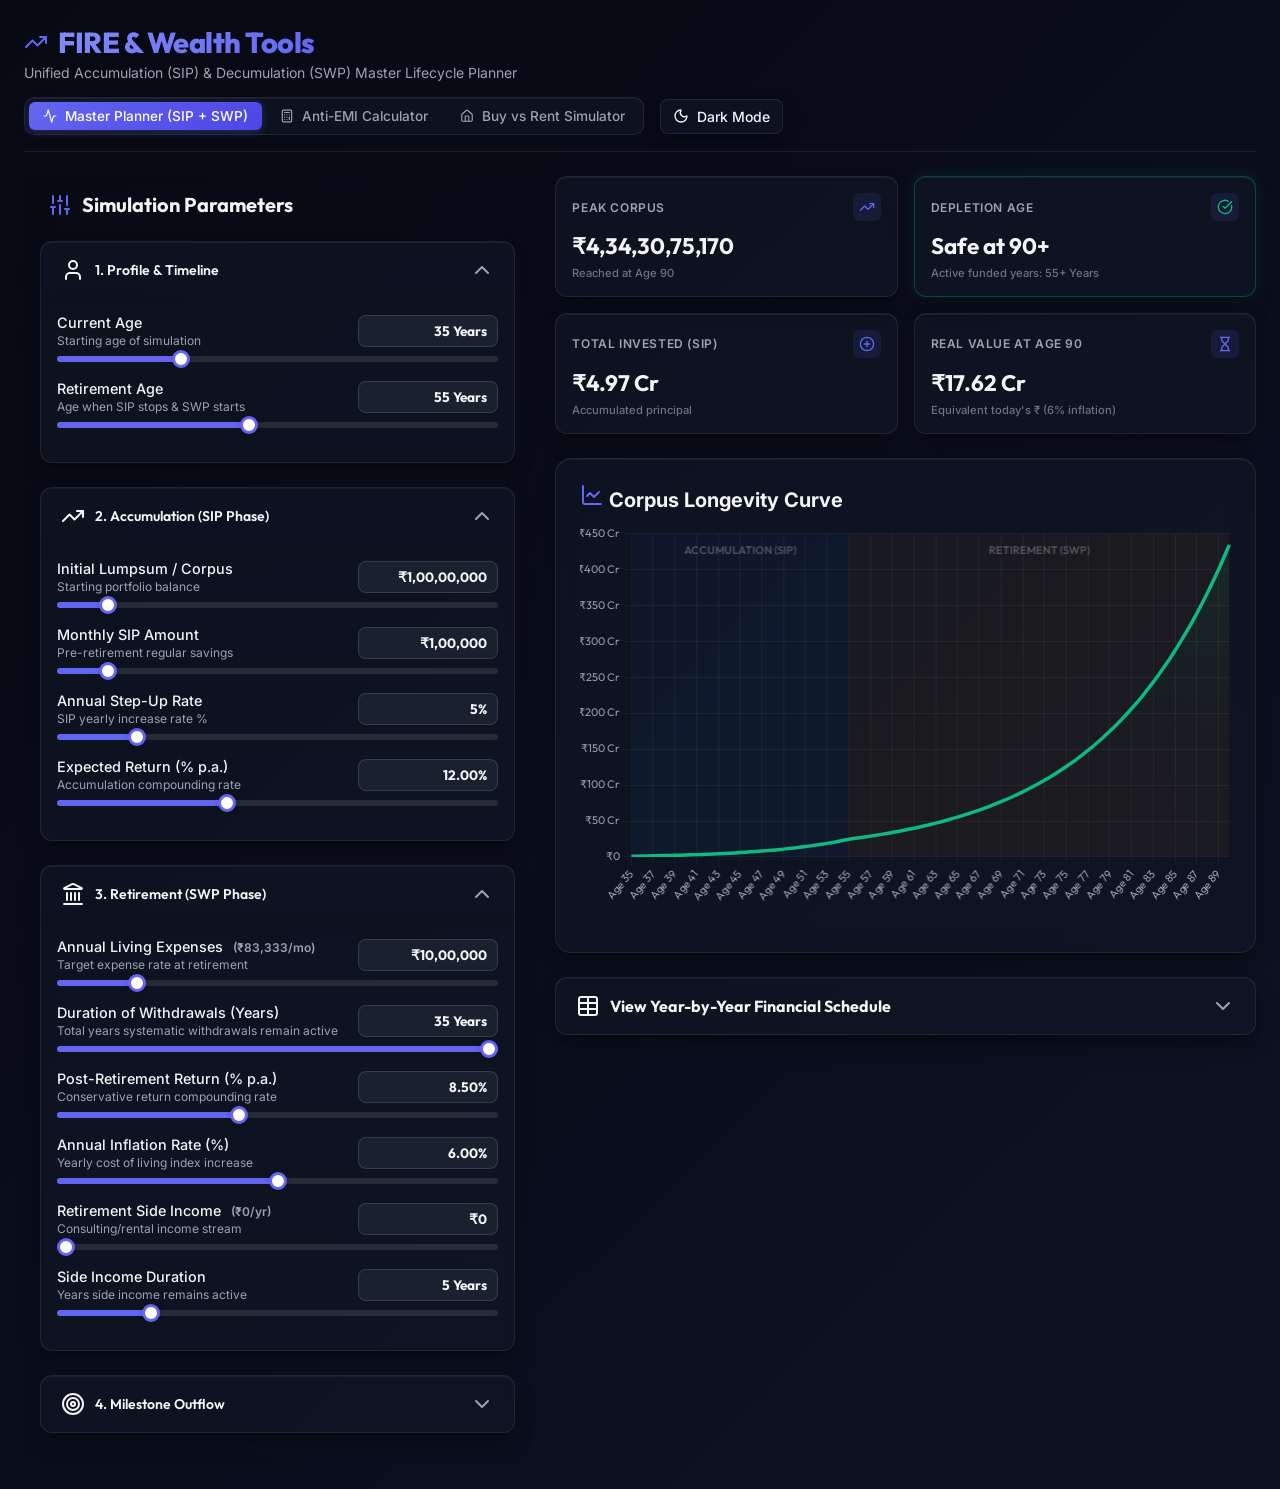
<file: index.html>
<!DOCTYPE html>
<html lang="en" data-theme="dark">
<head>
  <meta charset="UTF-8">
  <meta name="viewport" content="width=device-width, initial-scale=1.0">
  <title>FIRE Unified Life-Cycle Planner</title>
  
  <!-- Fonts -->
  <link rel="preconnect" href="https://fonts.googleapis.com">
  <link rel="preconnect" href="https://fonts.gstatic.com" crossorigin>
  <link href="https://fonts.googleapis.com/css2?family=Inter:wght@300;400;500;600;700&family=Outfit:wght@400;500;600;700;800&display=swap" rel="stylesheet">
  
  <!-- CSS Stylesheet -->
  <link rel="stylesheet" href="css/styles.css">
  
  <!-- Local Dependency Libraries -->
  <script src="js/jquery.min.js"></script>
  <script src="js/lucide.min.js"></script>
  <script src="js/chart.min.js"></script>
</head>
<body>
  
  <div class="container">
    
    <!-- Top Navigation Header -->
    <header>
      <div class="logo-container">
        <div class="brand-wrapper">
          <i data-lucide="trending-up"></i>
          <h1>FIRE & Wealth Tools</h1>
        </div>
        <p>Unified Accumulation (SIP) & Decumulation (SWP) Master Lifecycle Planner</p>
      </div>
      
      <div class="header-actions">
        <nav class="nav-links">
          <a href="index.html" class="nav-link active">
            <i data-lucide="activity"></i> Master Planner (SIP + SWP)
          </a>
          <a href="anti-emi.html" class="nav-link">
            <i data-lucide="calculator"></i> Anti-EMI Calculator
          </a>
          <a href="buy-vs-rent.html" class="nav-link">
            <i data-lucide="home"></i> Buy vs Rent Simulator
          </a>
        </nav>
        
        <button class="theme-toggle-btn" id="theme-toggle" aria-label="Toggle dark/light theme">
          <i data-lucide="sun" id="theme-icon-light" style="display: none;"></i>
          <i data-lucide="moon" id="theme-icon-dark"></i>
          <span id="theme-text">Dark Mode</span>
        </button>
      </div>
    </header>

    <div class="dashboard-grid">
      
      <!-- Left Panel: Slider Controls -->
      <section class="panel-card" style="padding: 16px; background: transparent; border: none; box-shadow: none;">
        <h2 class="panel-title" style="margin-bottom: 16px; padding-left: 8px;">
          <i data-lucide="sliders"></i> Simulation Parameters
        </h2>
        
        <form id="calc-form" onsubmit="return false;">
          
          <!-- Section 1: Profile & Timeline Accordion -->
          <div class="accordion-section" style="margin-bottom: 16px;">
            <div class="accordion-header open" data-section="profile">
              <h3 class="accordion-title" style="margin: 0; font-size: 14px; font-weight: 600;">
                <i data-lucide="user"></i> 1. Profile & Timeline
              </h3>
              <i data-lucide="chevron-down" class="accordion-icon"></i>
            </div>
            <div class="accordion-body" style="padding: 16px; display: block;">
              
              <!-- Current Age -->
              <div class="input-group">
                <div class="input-label-container">
                  <div>
                    <label for="startAge-slider" class="input-label">Current Age</label>
                    <div class="input-label-subtitle">Starting age of simulation</div>
                  </div>
                  <div class="input-badge-container">
                    <input type="text" class="text-input" id="startAge-input" data-id="startAge">
                  </div>
                </div>
                <div class="slider-container">
                  <input type="range" id="startAge-slider" data-id="startAge" min="20" max="75" step="1" value="35">
                </div>
              </div>

              <!-- Retirement Age -->
              <div class="input-group" style="margin-top: 16px;">
                <div class="input-label-container">
                  <div>
                    <label for="retirementAge-slider" class="input-label">Retirement Age</label>
                    <div class="input-label-subtitle">Age when SIP stops & SWP starts</div>
                  </div>
                  <div class="input-badge-container">
                    <input type="text" class="text-input" id="retirementAge-input" data-id="retirementAge">
                  </div>
                </div>
                <div class="slider-container">
                  <input type="range" id="retirementAge-slider" data-id="retirementAge" min="21" max="80" step="1" value="55">
                </div>
              </div>
            </div>
          </div>

          <!-- Section 2: Accumulation (SIP) Accordion -->
          <div class="accordion-section" style="margin-bottom: 16px;">
            <div class="accordion-header open" data-section="accumulation">
              <h3 class="accordion-title" style="margin: 0; font-size: 14px; font-weight: 600;">
                <i data-lucide="trending-up"></i> 2. Accumulation (SIP Phase)
              </h3>
              <i data-lucide="chevron-down" class="accordion-icon"></i>
            </div>
            <div class="accordion-body" style="padding: 16px; display: block;">
              
              <!-- Initial Corpus / Lumpsum -->
              <div class="input-group">
                <div class="input-label-container">
                  <div>
                    <label for="initialCorpus-slider" class="input-label">Initial Lumpsum / Corpus</label>
                    <div class="input-label-subtitle">Starting portfolio balance</div>
                  </div>
                  <div class="input-badge-container">
                    <input type="text" class="text-input" id="initialCorpus-input" data-id="initialCorpus">
                  </div>
                </div>
                <div class="slider-container">
                  <input type="range" id="initialCorpus-slider" data-id="initialCorpus" min="0" max="100000000" step="100000" value="10000000">
                </div>
              </div>

              <!-- Monthly SIP -->
              <div class="input-group" style="margin-top: 16px;">
                <div class="input-label-container">
                  <div>
                    <label for="monthlySip-slider" class="input-label">Monthly SIP Amount</label>
                    <div class="input-label-subtitle">Pre-retirement regular savings</div>
                  </div>
                  <div class="input-badge-container">
                    <input type="text" class="text-input" id="monthlySip-input" data-id="monthlySip">
                  </div>
                </div>
                <div class="slider-container">
                  <input type="range" id="monthlySip-slider" data-id="monthlySip" min="0" max="1000000" step="1000" value="100000">
                </div>
              </div>

              <!-- Annual Step-Up Rate -->
              <div class="input-group" style="margin-top: 16px;">
                <div class="input-label-container">
                  <div>
                    <label for="stepUpRate-slider" class="input-label">Annual Step-Up Rate</label>
                    <div class="input-label-subtitle">SIP yearly increase rate %</div>
                  </div>
                  <div class="input-badge-container">
                    <input type="text" class="text-input" id="stepUpRate-input" data-id="stepUpRate">
                  </div>
                </div>
                <div class="slider-container">
                  <input type="range" id="stepUpRate-slider" data-id="stepUpRate" min="0" max="30" step="1" value="5">
                </div>
              </div>

              <!-- Pre-Retirement Return -->
              <div class="input-group" style="margin-top: 16px;">
                <div class="input-label-container">
                  <div>
                    <label for="expectedReturn-slider" class="input-label">Expected Return (% p.a.)</label>
                    <div class="input-label-subtitle">Accumulation compounding rate</div>
                  </div>
                  <div class="input-badge-container">
                    <input type="text" class="text-input" id="expectedReturn-input" data-id="expectedReturn">
                  </div>
                </div>
                <div class="slider-container">
                  <input type="range" id="expectedReturn-slider" data-id="expectedReturn" min="4.0" max="25.0" step="0.25" value="12.0">
                </div>
              </div>
            </div>
          </div>

          <!-- Section 3: Retirement (SWP) Accordion -->
          <div class="accordion-section" style="margin-bottom: 16px;">
            <div class="accordion-header open" data-section="retirement">
              <h3 class="accordion-title" style="margin: 0; font-size: 14px; font-weight: 600;">
                <i data-lucide="landmark"></i> 3. Retirement (SWP Phase)
              </h3>
              <i data-lucide="chevron-down" class="accordion-icon"></i>
            </div>
            <div class="accordion-body" style="padding: 16px; display: block;">
              
              <!-- Annual Expenses -->
              <div class="input-group">
                <div class="input-label-container">
                  <div>
                    <label for="annualExpenses-slider" class="input-label">
                      Annual Living Expenses
                      <span id="annualExpenses-monthly" class="input-label-subtitle" style="font-weight: 600; margin-left: 4px;"></span>
                    </label>
                    <div class="input-label-subtitle">Target expense rate at retirement</div>
                  </div>
                  <div class="input-badge-container">
                    <input type="text" class="text-input" id="annualExpenses-input" data-id="annualExpenses">
                  </div>
                </div>
                <div class="slider-container">
                  <input type="range" id="annualExpenses-slider" data-id="annualExpenses" min="200000" max="5000000" step="25000" value="1000000">
                </div>
              </div>

              <!-- SWP Duration -->
              <div class="input-group" style="margin-top: 16px;">
                <div class="input-label-container">
                  <div>
                    <label for="swpDuration-slider" class="input-label">Duration of Withdrawals (Years)</label>
                    <div class="input-label-subtitle">Total years systematic withdrawals remain active</div>
                  </div>
                  <div class="input-badge-container">
                    <input type="text" class="text-input" id="swpDuration-input" data-id="swpDuration">
                  </div>
                </div>
                <div class="slider-container">
                  <input type="range" id="swpDuration-slider" data-id="swpDuration" min="1" max="70" step="1" value="35">
                </div>
              </div>

              <!-- Post-Retirement Return -->
              <div class="input-group" style="margin-top: 16px;">
                <div class="input-label-container">
                  <div>
                    <label for="postExpectedReturn-slider" class="input-label">Post-Retirement Return (% p.a.)</label>
                    <div class="input-label-subtitle">Conservative return compounding rate</div>
                  </div>
                  <div class="input-badge-container">
                    <input type="text" class="text-input" id="postExpectedReturn-input" data-id="postExpectedReturn">
                  </div>
                </div>
                <div class="slider-container">
                  <input type="range" id="postExpectedReturn-slider" data-id="postExpectedReturn" min="4.0" max="15.0" step="0.25" value="8.5">
                </div>
              </div>

              <!-- Inflation Rate -->
              <div class="input-group" style="margin-top: 16px;">
                <div class="input-label-container">
                  <div>
                    <label for="inflationRate-slider" class="input-label">Annual Inflation Rate (%)</label>
                    <div class="input-label-subtitle">Yearly cost of living index increase</div>
                  </div>
                  <div class="input-badge-container">
                    <input type="text" class="text-input" id="inflationRate-input" data-id="inflationRate">
                  </div>
                </div>
                <div class="slider-container">
                  <input type="range" id="inflationRate-slider" data-id="inflationRate" min="0.0" max="12.0" step="0.25" value="6.0">
                </div>
              </div>

              <!-- Side Income -->
              <div class="input-group" style="margin-top: 16px;">
                <div class="input-label-container">
                  <div>
                    <label for="sideIncome-slider" class="input-label">
                      Retirement Side Income
                      <span id="sideIncome-annual" class="input-label-subtitle" style="font-weight: 600; margin-left: 4px;"></span>
                    </label>
                    <div class="input-label-subtitle">Consulting/rental income stream</div>
                  </div>
                  <div class="input-badge-container">
                    <input type="text" class="text-input" id="sideIncome-input" data-id="sideIncome">
                  </div>
                </div>
                <div class="slider-container">
                  <input type="range" id="sideIncome-slider" data-id="sideIncome" min="0" max="500000" step="5000" value="0">
                </div>
              </div>

              <!-- Side Income Duration -->
              <div class="input-group" style="margin-top: 16px;">
                <div class="input-label-container">
                  <div>
                    <label for="sideIncomeDuration-slider" class="input-label">Side Income Duration</label>
                    <div class="input-label-subtitle">Years side income remains active</div>
                  </div>
                  <div class="input-badge-container">
                    <input type="text" class="text-input" id="sideIncomeDuration-input" data-id="sideIncomeDuration">
                  </div>
                </div>
                <div class="slider-container">
                  <input type="range" id="sideIncomeDuration-slider" data-id="sideIncomeDuration" min="0" max="25" step="1" value="5">
                </div>
              </div>
            </div>
          </div>

          <!-- Section 4: Milestones Accordion -->
          <div class="accordion-section" style="margin-bottom: 16px;">
            <div class="accordion-header" data-section="milestone">
              <h3 class="accordion-title" style="margin: 0; font-size: 14px; font-weight: 600;">
                <i data-lucide="target"></i> 4. Milestone Outflow
              </h3>
              <i data-lucide="chevron-down" class="accordion-icon"></i>
            </div>
            <div class="accordion-body" style="padding: 16px; display: none;">
              
              <!-- Milestone Amount -->
              <div class="input-group">
                <div class="input-label-container">
                  <div>
                    <label for="milestoneAmount-slider" class="input-label">Milestone Outflow (₹)</label>
                    <div class="input-label-subtitle">One-time lump sum withdrawal</div>
                  </div>
                  <div class="input-badge-container">
                    <input type="text" class="text-input" id="milestoneAmount-input" data-id="milestoneAmount">
                  </div>
                </div>
                <div class="slider-container">
                  <input type="range" id="milestoneAmount-slider" data-id="milestoneAmount" min="0" max="50000000" step="100000" value="0">
                </div>
              </div>

              <!-- Milestone Age -->
              <div class="input-group" style="margin-top: 16px;">
                <div class="input-label-container">
                  <div>
                    <label for="milestoneAge-slider" class="input-label">Milestone Trigger Age</label>
                    <div class="input-label-subtitle">Age when milestone outflow triggers</div>
                  </div>
                  <div class="input-badge-container">
                    <input type="text" class="text-input" id="milestoneAge-input" data-id="milestoneAge">
                  </div>
                </div>
                <div class="slider-container">
                  <input type="range" id="milestoneAge-slider" data-id="milestoneAge" min="21" max="90" step="1" value="45">
                </div>
              </div>
            </div>
          </div>

        </form>
      </section>

      <!-- Right Panel: Key Metrics, Chart, and Table -->
      <main class="dashboard-right">
        
        <!-- Key Metric Cards Grid -->
        <div class="metrics-grid">
          
          <!-- Card 1: Peak Retirement Corpus -->
          <div class="metric-card" id="metric-peak">
            <div class="metric-header">
              <span class="metric-title">Peak Corpus</span>
              <div class="metric-icon-wrapper">
                <i data-lucide="trending-up"></i>
              </div>
            </div>
            <div>
              <div class="metric-value" id="val-peak">--</div>
              <div class="metric-subtitle" id="sub-peak">Reached at Age --</div>
            </div>
          </div>
 
          <!-- Card 2: Depletion Age -->
          <div class="metric-card" id="metric-depletion">
            <div class="metric-header">
              <span class="metric-title">Depletion Age</span>
              <div class="metric-icon-wrapper">
                <i data-lucide="alert-circle" id="icon-depletion"></i>
              </div>
            </div>
            <div>
              <div class="metric-value" id="val-depletion">--</div>
              <div class="metric-subtitle" id="sub-depletion">Active funded years: --</div>
            </div>
          </div>

          <!-- Card 3: Total Invested -->
          <div class="metric-card" id="metric-total-invested">
            <div class="metric-header">
              <span class="metric-title">Total Invested (SIP)</span>
              <div class="metric-icon-wrapper">
                <i data-lucide="plus-circle"></i>
              </div>
            </div>
            <div>
              <div class="metric-value" id="val-totalInvested">--</div>
              <div class="metric-subtitle" id="sub-totalInvested">Accumulated principal</div>
            </div>
          </div>

          <!-- Card 4: Real Value at Age 90 -->
          <div class="metric-card" id="metric-real-corpus">
            <div class="metric-header">
              <span class="metric-title">Real Value at Age 90</span>
              <div class="metric-icon-wrapper">
                <i data-lucide="hourglass"></i>
              </div>
            </div>
            <div>
              <div class="metric-value" id="val-realCorpus">--</div>
              <div class="metric-subtitle" id="sub-realCorpus">Equivalent today's ₹</div>
            </div>
          </div>

        </div>

        <!-- Line Chart Panel -->
        <section class="panel-card" style="margin-bottom: 24px;">
          <h2 class="panel-title" style="margin-bottom: 12px; justify-content: space-between;">
            <span><i data-lucide="line-chart"></i> Corpus Longevity Curve</span>
            <span class="milestone-badge" id="chart-milestone-indicator" style="display:none;">Milestone Active</span>
          </h2>
          <div class="chart-container">
            <canvas id="longevity-chart"></canvas>
          </div>
        </section>

        <!-- Accordion Table -->
        <section class="accordion-section">
          <div class="accordion-header" id="table-toggle">
            <h2 class="accordion-title">
              <i data-lucide="table"></i> View Year-by-Year Financial Schedule
            </h2>
            <i data-lucide="chevron-down" class="accordion-icon"></i>
          </div>
          
          <div class="accordion-body" id="table-body">
            <div class="table-responsive">
              <table class="financial-table">
                <thead>
                  <tr>
                    <th class="text-center">Age (Year)</th>
                    <th class="text-center">Phase</th>
                    <th class="num-col">Monthly SIP</th>
                    <th class="num-col">Annual SWP Outflow</th>
                    <th class="num-col">Returns Earned</th>
                    <th class="num-col">Ending Balance</th>
                    <th class="num-col">Real Value (Today's ₹)</th>
                  </tr>
                </thead>
                <tbody id="financial-rows">
                  <!-- JS generated rows go here -->
                </tbody>
              </table>
            </div>
          </div>
        </section>

      </main>

    </div>
  </div>

  <!-- Core Application Logic -->
  <script src="js/app.js"></script>
</body>
</html>
</file>
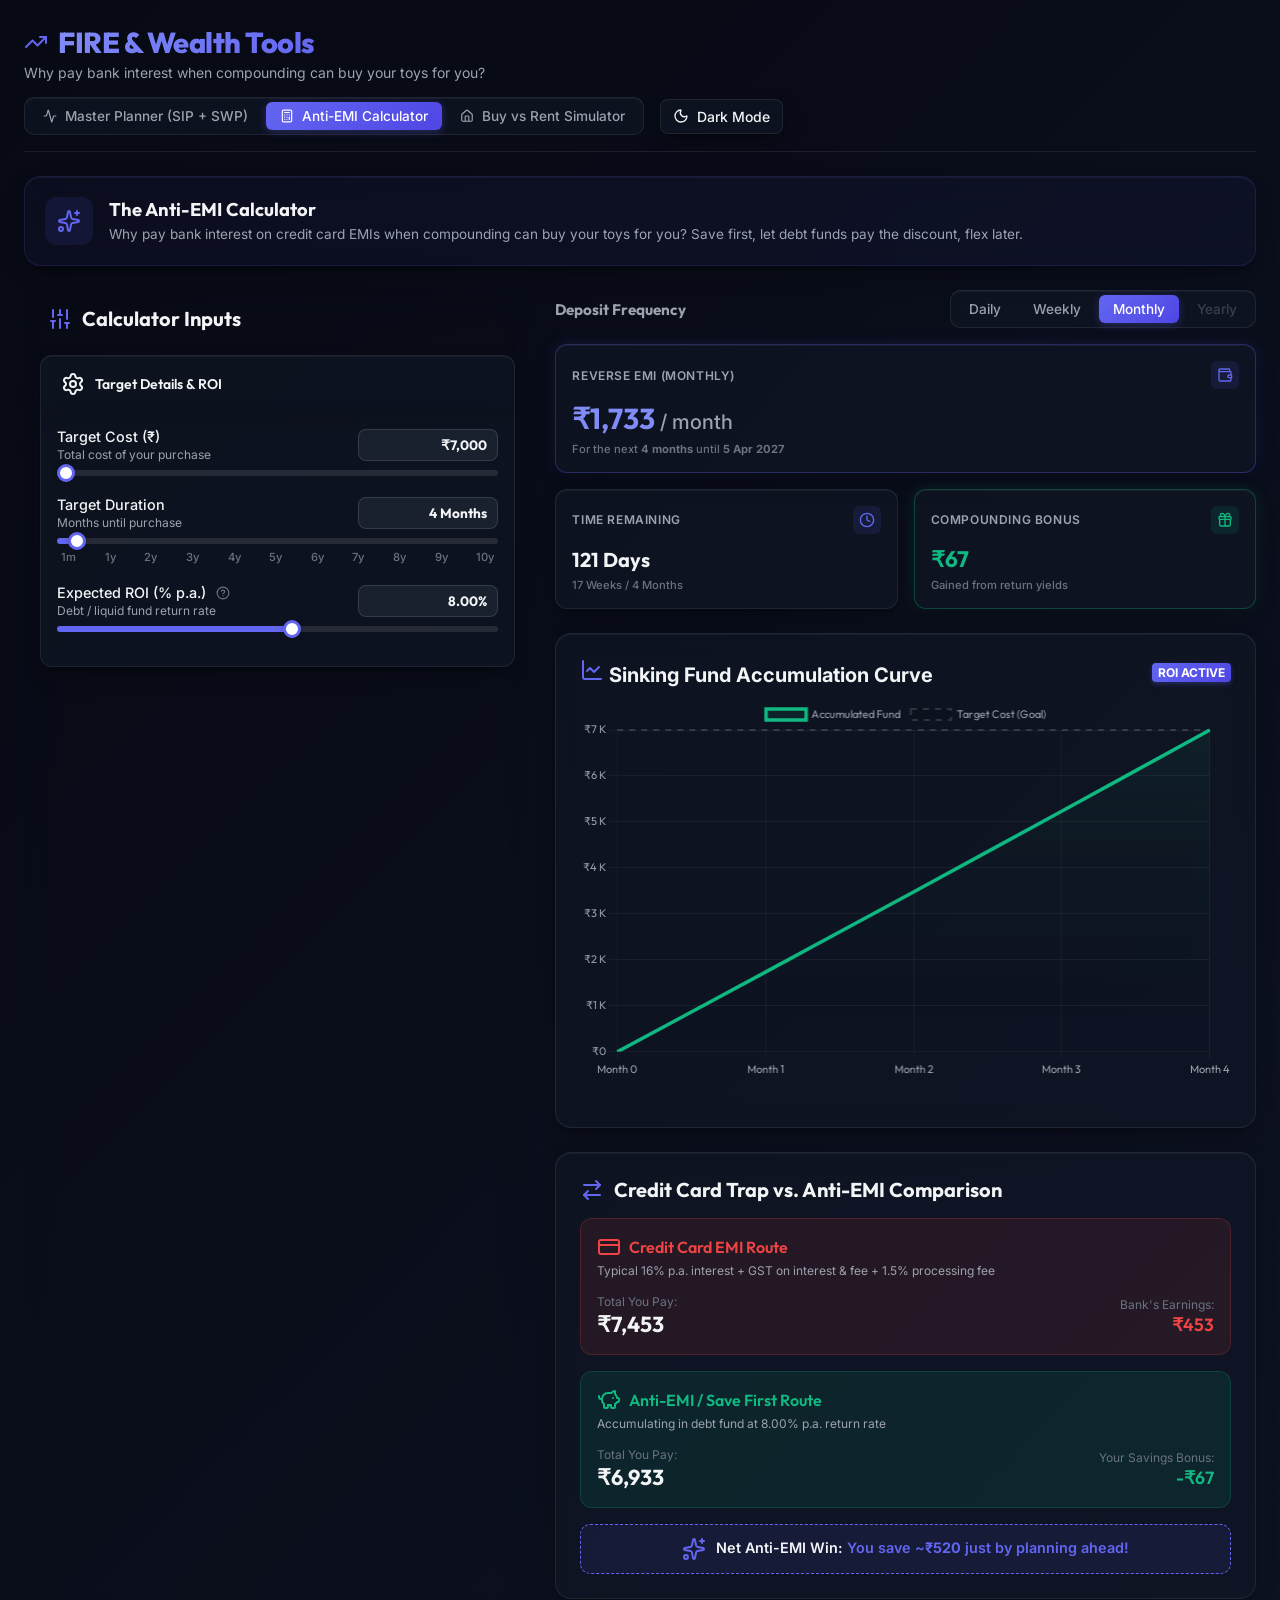
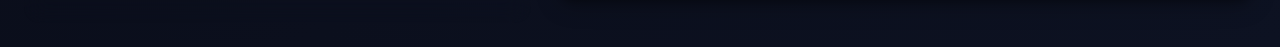
<file: anti-emi.html>
<!DOCTYPE html>
<html lang="en" data-theme="dark">
<head>
  <meta charset="UTF-8">
  <meta name="viewport" content="width=device-width, initial-scale=1.0">
  <title>The Anti-EMI / Reverse EMI Calculator</title>
  
  <!-- Fonts -->
  <link rel="preconnect" href="https://fonts.googleapis.com">
  <link rel="preconnect" href="https://fonts.gstatic.com" crossorigin>
  <link href="https://fonts.googleapis.com/css2?family=Inter:wght@300;400;500;600;700&family=Outfit:wght@400;500;600;700;800&display=swap" rel="stylesheet">
  
  <!-- CSS Stylesheet -->
  <link rel="stylesheet" href="css/styles.css">
  
  <!-- Local Dependency Libraries -->
  <script src="js/jquery.min.js"></script>
  <script src="js/lucide.min.js"></script>
  <script src="js/chart.min.js"></script>
</head>
<body>
  
  <div class="container">
    
    <!-- Top Navigation Header -->
    <header>
      <div class="logo-container">
        <div class="brand-wrapper">
          <i data-lucide="trending-up"></i>
          <h1>FIRE & Wealth Tools</h1>
        </div>
        <p>Why pay bank interest when compounding can buy your toys for you?</p>
      </div>
      
      <div class="header-actions">
        <nav class="nav-links">
          <a href="index.html" class="nav-link">
            <i data-lucide="activity"></i> Master Planner (SIP + SWP)
          </a>
          <a href="anti-emi.html" class="nav-link active">
            <i data-lucide="calculator"></i> Anti-EMI Calculator
          </a>
          <a href="buy-vs-rent.html" class="nav-link">
            <i data-lucide="home"></i> Buy vs Rent Simulator
          </a>
        </nav>
        
        <button class="theme-toggle-btn" id="theme-toggle" aria-label="Toggle dark/light theme">
          <i data-lucide="sun" id="theme-icon-light" style="display: none;"></i>
          <i data-lucide="moon" id="theme-icon-dark"></i>
          <span id="theme-text">Dark Mode</span>
        </button>
      </div>
    </header>

    <!-- Hero Banner (Tagline) -->
    <section class="panel-card" style="margin-bottom: 24px; padding: 20px; background: rgba(99, 102, 241, 0.05); border-color: rgba(99, 102, 241, 0.15);">
      <div style="display: flex; align-items: center; gap: 16px;">
        <div style="background: rgba(99, 102, 241, 0.1); width: 48px; height: 48px; border-radius: 12px; display: flex; align-items: center; justify-content: center; color: var(--accent-color); flex-shrink: 0;">
          <i data-lucide="sparkles" style="width: 24px; height: 24px;"></i>
        </div>
        <div>
          <h2 style="font-family: 'Outfit', sans-serif; font-size: 1.15rem; font-weight: 700; margin: 0; color: var(--text-primary);">The Anti-EMI Calculator</h2>
          <p style="font-size: 0.85rem; color: var(--text-secondary); margin-top: 4px; line-height: 1.4;">
            Why pay bank interest on credit card EMIs when compounding can buy your toys for you? Save first, let debt funds pay the discount, flex later.
          </p>
        </div>
      </div>
    </section>

    <div class="dashboard-grid">
      
      <!-- Left Panel: Slider Controls (40% Width) -->
      <section class="panel-card" style="padding: 16px; background: transparent; border: none; box-shadow: none;">
        <h2 class="panel-title" style="margin-bottom: 16px; padding-left: 8px;">
          <i data-lucide="sliders"></i> Calculator Inputs
        </h2>
        
        <form id="calc-form" onsubmit="return false;">
          
          <div class="accordion-section" style="margin-bottom: 16px;">
            <div class="accordion-header open" data-section="inputs" style="cursor: default;">
              <h3 class="accordion-title" style="margin: 0; font-size: 14px; font-weight: 600;">
                <i data-lucide="settings"></i> Target Details & ROI
              </h3>
            </div>
            
            <div class="accordion-body" style="padding: 16px; display: block;">
              
              <!-- Target Cost (₹) -->
              <div class="input-group">
                <div class="input-label-container">
                  <div>
                    <label for="targetCost-slider" class="input-label">Target Cost (₹)</label>
                    <div class="input-label-subtitle">Total cost of your purchase</div>
                  </div>
                  <div class="input-badge-container">
                    <input type="text" class="text-input" id="targetCost-input" data-id="targetCost">
                  </div>
                </div>
                <div class="slider-container">
                  <input type="range" id="targetCost-slider" data-id="targetCost" min="500" max="50000000" step="500" value="7000">
                </div>
              </div>

              <!-- Target Duration (Months) -->
              <div class="input-group" style="margin-top: 20px;">
                <div class="input-label-container">
                  <div>
                    <label for="targetDuration-slider" class="input-label">Target Duration</label>
                    <div class="input-label-subtitle">Months until purchase</div>
                  </div>
                  <div class="input-badge-container">
                    <input type="text" class="text-input" id="targetDuration-input" data-id="targetDuration">
                  </div>
                </div>
                <div class="slider-container" style="flex-direction: column; align-items: stretch; gap: 4px;">
                  <input type="range" id="targetDuration-slider" data-id="targetDuration" min="1" max="120" step="1" value="4">
                  <div style="display: flex; justify-content: space-between; font-size: 0.7rem; color: var(--text-muted); padding: 0 4px; font-weight: 500; font-family: 'Outfit', sans-serif; margin-top: 2px; user-select: none;">
                    <span>1m</span>
                    <span>1y</span>
                    <span>2y</span>
                    <span>3y</span>
                    <span>4y</span>
                    <span>5y</span>
                    <span>6y</span>
                    <span>7y</span>
                    <span>8y</span>
                    <span>9y</span>
                    <span>10y</span>
                  </div>
                </div>
              </div>

              <!-- Expected ROI (% p.a.) -->
              <div class="input-group" style="margin-top: 20px;">
                <div class="input-label-container">
                  <div>
                    <label for="expectedRoi-slider" class="input-label">
                      Expected ROI (% p.a.)
                      <span class="help-tooltip" title="Assuming parking in liquid, arbitrage, or short-term debt mutual funds" style="margin-left: 4px; vertical-align: middle;">
                        <i data-lucide="help-circle" style="width: 14px; height: 14px;"></i>
                      </span>
                    </label>
                    <div class="input-label-subtitle">Debt / liquid fund return rate</div>
                  </div>
                  <div class="input-badge-container">
                    <input type="text" class="text-input" id="expectedRoi-input" data-id="expectedRoi">
                  </div>
                </div>
                <div class="slider-container">
                  <input type="range" id="expectedRoi-slider" data-id="expectedRoi" min="0.00" max="15.00" step="0.25" value="8.00">
                </div>
              </div>
              
            </div>
          </div>

        </form>
      </section>

      <!-- Right Panel: Key Metrics, Chart, and Comparison (60% Width) -->
      <main class="dashboard-right">
        
        <!-- Frequency Toggle Tabs -->
        <div style="display: flex; justify-content: space-between; align-items: center; margin-bottom: 16px;">
          <span style="font-family: 'Outfit', sans-serif; font-size: 0.95rem; font-weight: 700; color: var(--text-secondary);">Deposit Frequency</span>
          <div class="nav-links" id="freq-tabs" style="display: flex; gap: 4px; padding: 4px; border-radius: 10px;">
            <button class="nav-link freq-tab" data-freq="daily" style="background: transparent; border: none; cursor: pointer; outline: none; font-family: inherit;">
              Daily
            </button>
            <button class="nav-link freq-tab" data-freq="weekly" style="background: transparent; border: none; cursor: pointer; outline: none; font-family: inherit;">
              Weekly
            </button>
            <button class="nav-link freq-tab active" data-freq="monthly" style="background: transparent; border: none; cursor: pointer; outline: none; font-family: inherit;">
              Monthly
            </button>
            <button class="nav-link freq-tab" data-freq="yearly" style="background: transparent; border: none; cursor: pointer; outline: none; font-family: inherit;">
              Yearly
            </button>
          </div>
        </div>

        <!-- Key Metric Cards Grid -->
        <div class="metrics-grid">
          
          <!-- Card 1: Deposit Hero Card -->
          <div class="metric-card" id="metric-deposit" style="grid-column: span 2; border-color: rgba(99, 102, 241, 0.3); box-shadow: var(--glass-reflection), var(--card-shadow), var(--card-glow-accent);">
            <div class="metric-header">
              <span class="metric-title" id="deposit-card-title">Reverse EMI Deposit</span>
              <div class="metric-icon-wrapper">
                <i data-lucide="wallet"></i>
              </div>
            </div>
            <div>
              <div class="metric-value" id="val-deposit" style="font-size: 1.8rem; color: var(--accent-light);">₹--</div>
              <div class="metric-subtitle" id="sub-deposit">For the next -- periods until --</div>
            </div>
          </div>
  
          <!-- Card 2: Time Remaining -->
          <div class="metric-card" id="metric-time">
            <div class="metric-header">
              <span class="metric-title">Time Remaining</span>
              <div class="metric-icon-wrapper">
                <i data-lucide="clock"></i>
              </div>
            </div>
            <div>
              <div class="metric-value" id="val-time" style="font-size: 1.25rem;">--</div>
              <div class="metric-subtitle" id="sub-time">Target timeline duration</div>
            </div>
          </div>

          <!-- Card 3: Free Compounding Bonus -->
          <div class="metric-card status-safe" id="metric-bonus">
            <div class="metric-header">
              <span class="metric-title">Compounding Bonus</span>
              <div class="metric-icon-wrapper" style="background: rgba(16, 185, 129, 0.1); color: var(--safe-color);">
                <i data-lucide="gift"></i>
              </div>
            </div>
            <div>
              <div class="metric-value text-safe" id="val-bonus">₹--</div>
              <div class="metric-subtitle" id="sub-bonus">Free returns earned</div>
            </div>
          </div>

        </div>

        <!-- Line Chart Panel -->
        <section class="panel-card" style="margin-bottom: 24px;">
          <h2 class="panel-title" style="margin-bottom: 12px; justify-content: space-between;">
            <span><i data-lucide="line-chart"></i> Sinking Fund Accumulation Curve</span>
            <span class="milestone-badge" id="chart-roi-indicator" style="font-size: 0.75rem;">ROI Active</span>
          </h2>
          <div class="chart-container">
            <canvas id="anti-emi-chart"></canvas>
          </div>
        </section>

        <!-- Credit Card Trap vs. Anti-EMI Comparison Box -->
        <div class="panel-card" style="margin-bottom: 24px;">
          <h2 class="panel-title" style="margin-bottom: 16px;">
            <i data-lucide="arrow-right-left"></i> Credit Card Trap vs. Anti-EMI Comparison
          </h2>
          
          <div style="display: grid; grid-template-columns: 1fr; gap: 16px;" id="comparison-row">
            <!-- Credit Card Option -->
            <div style="background: var(--danger-bg); border: 1px solid rgba(239, 68, 68, 0.2); padding: 16px; border-radius: 12px;">
              <h3 style="font-family: 'Outfit', sans-serif; font-size: 1rem; font-weight: 600; color: var(--danger-color); display: flex; align-items: center; gap: 8px; margin-bottom: 4px;">
                <i data-lucide="credit-card"></i> Credit Card EMI Route
              </h3>
              <p style="font-size: 0.75rem; color: var(--text-secondary); margin-bottom: 12px;">
                Typical 16% p.a. interest + GST on interest & fee + 1.5% processing fee
              </p>
              
              <div style="display: flex; justify-content: space-between; align-items: center;">
                <div>
                  <span style="font-size: 0.75rem; color: var(--text-muted);">Total You Pay:</span>
                  <div id="cc-total-paid" style="font-family: 'Outfit', sans-serif; font-size: 1.35rem; font-weight: 700; color: var(--text-primary);">₹0</div>
                </div>
                <div style="text-align: right;">
                  <span style="font-size: 0.75rem; color: var(--text-muted);">Bank's Earnings:</span>
                  <div id="cc-bank-earned" class="text-danger" style="font-family: 'Outfit', sans-serif; font-size: 1.1rem; font-weight: 600;">₹0</div>
                </div>
              </div>
            </div>

            <!-- Anti-EMI Option -->
            <div style="background: var(--safe-bg); border: 1px solid rgba(16, 185, 129, 0.2); padding: 16px; border-radius: 12px;">
              <h3 style="font-family: 'Outfit', sans-serif; font-size: 1rem; font-weight: 600; color: var(--safe-color); display: flex; align-items: center; gap: 8px; margin-bottom: 4px;">
                <i data-lucide="piggy-bank"></i> Anti-EMI / Save First Route
              </h3>
              <p style="font-size: 0.75rem; color: var(--text-secondary); margin-bottom: 12px;">
                Accumulating in debt fund at <span id="compounding-rate-label">8.0%</span> p.a. return rate
              </p>
              
              <div style="display: flex; justify-content: space-between; align-items: center;">
                <div>
                  <span style="font-size: 0.75rem; color: var(--text-muted);">Total You Pay:</span>
                  <div id="anti-total-paid" style="font-family: 'Outfit', sans-serif; font-size: 1.35rem; font-weight: 700; color: var(--text-primary);">₹0</div>
                </div>
                <div style="text-align: right;">
                  <span style="font-size: 0.75rem; color: var(--text-muted);">Your Savings Bonus:</span>
                  <div id="anti-saved-bonus" class="text-safe" style="font-family: 'Outfit', sans-serif; font-size: 1.1rem; font-weight: 600;">+₹0</div>
                </div>
              </div>
            </div>
          </div>

          <!-- Total Win Banner -->
          <div style="background: rgba(99, 102, 241, 0.1); border: 1px dashed var(--accent-color); border-radius: 10px; padding: 12px; margin-top: 16px; text-align: center; font-weight: 600; font-size: 0.9rem;" id="win-banner">
            <i data-lucide="sparkles" class="text-accent" style="vertical-align: middle; margin-right: 6px;"></i>
            Net Anti-EMI Win: <span id="val-win" class="text-accent">You save ~₹-- just by planning ahead!</span>
          </div>
        </div>

      </main>

    </div>
  </div>

  <!-- Custom styles extension for layout tweaks -->
  <style>
    @media (min-width: 640px) {
      #comparison-row {
        grid-template-columns: 1fr 1fr;
      }
    }
    .freq-tab {
      transition: all 0.2s ease;
    }
    .freq-tab:hover {
      background: rgba(255, 255, 255, 0.05) !important;
      color: var(--text-primary) !important;
    }
    .freq-tab.active {
      color: white !important;
      background: var(--accent-gradient) !important;
      box-shadow: 0 2px 8px rgba(99, 102, 241, 0.3) !important;
    }
    .freq-tab:disabled {
      opacity: 0.3 !important;
      cursor: not-allowed !important;
      pointer-events: none !important;
    }
  </style>

  <!-- Core Application Logic -->
  <script src="js/anti-emi.js"></script>
</body>
</html>
</file>
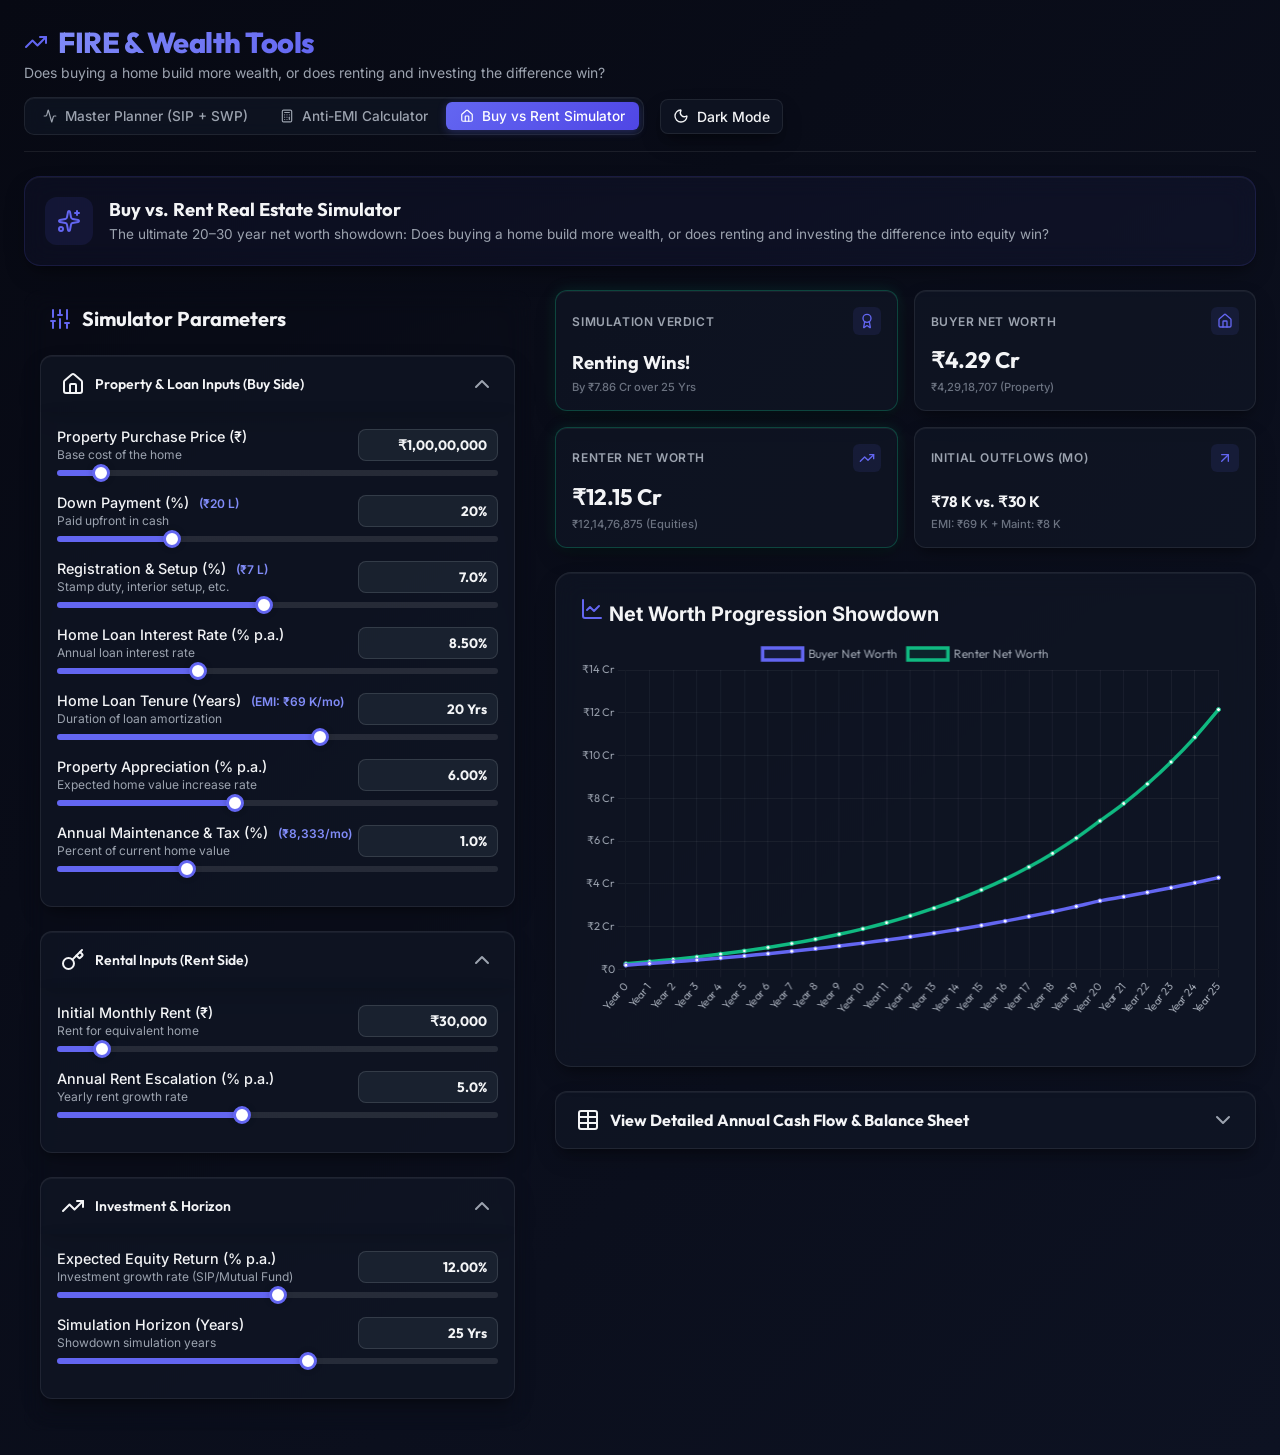
<file: buy-vs-rent.html>
<!DOCTYPE html>
<html lang="en" data-theme="dark">
<head>
  <meta charset="UTF-8">
  <meta name="viewport" content="width=device-width, initial-scale=1.0">
  <title>Buy vs. Rent Real Estate Showdown Simulator</title>
  
  <!-- Fonts -->
  <link rel="preconnect" href="https://fonts.googleapis.com">
  <link rel="preconnect" href="https://fonts.gstatic.com" crossorigin>
  <link href="https://fonts.googleapis.com/css2?family=Inter:wght@300;400;500;600;700&family=Outfit:wght@400;500;600;700;800&display=swap" rel="stylesheet">
  
  <!-- CSS Stylesheet -->
  <link rel="stylesheet" href="css/styles.css">
  
  <!-- Local Dependency Libraries -->
  <script src="js/jquery.min.js"></script>
  <script src="js/lucide.min.js"></script>
  <script src="js/chart.min.js"></script>
</head>
<body>
  
  <div class="container">
    
    <!-- Top Navigation Header -->
    <header>
      <div class="logo-container">
        <div class="brand-wrapper">
          <i data-lucide="trending-up"></i>
          <h1>FIRE & Wealth Tools</h1>
        </div>
        <p>Does buying a home build more wealth, or does renting and investing the difference win?</p>
      </div>
      
      <div class="header-actions">
        <nav class="nav-links">
          <a href="index.html" class="nav-link">
            <i data-lucide="activity"></i> Master Planner (SIP + SWP)
          </a>
          <a href="anti-emi.html" class="nav-link">
            <i data-lucide="calculator"></i> Anti-EMI Calculator
          </a>
          <a href="buy-vs-rent.html" class="nav-link active">
            <i data-lucide="home"></i> Buy vs Rent Simulator
          </a>
        </nav>
        
        <button class="theme-toggle-btn" id="theme-toggle" aria-label="Toggle dark/light theme">
          <i data-lucide="sun" id="theme-icon-light" style="display: none;"></i>
          <i data-lucide="moon" id="theme-icon-dark"></i>
          <span id="theme-text">Dark Mode</span>
        </button>
      </div>
    </header>

    <!-- Hero Banner -->
    <section class="panel-card" style="margin-bottom: 24px; padding: 20px; background: rgba(99, 102, 241, 0.05); border-color: rgba(99, 102, 241, 0.15);">
      <div style="display: flex; align-items: center; gap: 16px;">
        <div style="background: rgba(99, 102, 241, 0.1); width: 48px; height: 48px; border-radius: 12px; display: flex; align-items: center; justify-content: center; color: var(--accent-color); flex-shrink: 0;">
          <i data-lucide="sparkles" style="width: 24px; height: 24px;"></i>
        </div>
        <div>
          <h2 style="font-family: 'Outfit', sans-serif; font-size: 1.15rem; font-weight: 700; margin: 0; color: var(--text-primary);">Buy vs. Rent Real Estate Simulator</h2>
          <p style="font-size: 0.85rem; color: var(--text-secondary); margin-top: 4px; line-height: 1.4;">
            The ultimate 20–30 year net worth showdown: Does buying a home build more wealth, or does renting and investing the difference into equity win?
          </p>
        </div>
      </div>
    </section>

    <div class="dashboard-grid">
      
      <!-- Left Panel: Slider Controls (40% Width) -->
      <section class="panel-card" style="padding: 16px; background: transparent; border: none; box-shadow: none;">
        <h2 class="panel-title" style="margin-bottom: 16px; padding-left: 8px;">
          <i data-lucide="sliders"></i> Simulator Parameters
        </h2>
        
        <form id="calc-form" onsubmit="return false;">
          
          <!-- Section A: Property & Loan Inputs (The "Buy" Side) -->
          <div class="accordion-section" style="margin-bottom: 16px;">
            <div class="accordion-header open" data-section="buy-inputs">
              <h3 class="accordion-title" style="margin: 0; font-size: 14px; font-weight: 600;">
                <i data-lucide="home"></i> Property & Loan Inputs (Buy Side)
              </h3>
              <i data-lucide="chevron-down" class="accordion-icon"></i>
            </div>
            
            <div class="accordion-body" style="padding: 16px; display: block;">
              <!-- Property Purchase Price -->
              <div class="input-group">
                <div class="input-label-container">
                  <div>
                    <label for="propertyPrice-slider" class="input-label">Property Purchase Price (₹)</label>
                    <div class="input-label-subtitle">Base cost of the home</div>
                  </div>
                  <div class="input-badge-container">
                    <input type="text" class="text-input" id="propertyPrice-input" data-id="propertyPrice">
                  </div>
                </div>
                <div class="slider-container">
                  <input type="range" id="propertyPrice-slider" data-id="propertyPrice" min="2000000" max="100000000" step="100000" value="10000000">
                </div>
              </div>

              <!-- Down Payment -->
              <div class="input-group" style="margin-top: 16px;">
                <div class="input-label-container">
                  <div>
                    <label for="downPaymentPercent-slider" class="input-label">
                      Down Payment (%)
                      <span id="downPaymentValue-badge" class="input-label-subtitle" style="font-weight: 600; margin-left: 4px; color: var(--accent-light);"></span>
                    </label>
                    <div class="input-label-subtitle">Paid upfront in cash</div>
                  </div>
                  <div class="input-badge-container">
                    <input type="text" class="text-input" id="downPaymentPercent-input" data-id="downPaymentPercent">
                  </div>
                </div>
                <div class="slider-container">
                  <input type="range" id="downPaymentPercent-slider" data-id="downPaymentPercent" min="10" max="50" step="5" value="20">
                </div>
              </div>

              <!-- Registration, Stamp Duty & Setup -->
              <div class="input-group" style="margin-top: 16px;">
                <div class="input-label-container">
                  <div>
                    <label for="registrationPercent-slider" class="input-label">
                      Registration & Setup (%)
                      <span id="registrationValue-badge" class="input-label-subtitle" style="font-weight: 600; margin-left: 4px; color: var(--accent-light);"></span>
                    </label>
                    <div class="input-label-subtitle">Stamp duty, interior setup, etc.</div>
                  </div>
                  <div class="input-badge-container">
                    <input type="text" class="text-input" id="registrationPercent-input" data-id="registrationPercent">
                  </div>
                </div>
                <div class="slider-container">
                  <input type="range" id="registrationPercent-slider" data-id="registrationPercent" min="0" max="15" step="0.5" value="7.0">
                </div>
              </div>

              <!-- Home Loan Interest Rate -->
              <div class="input-group" style="margin-top: 16px;">
                <div class="input-label-container">
                  <div>
                    <label for="loanInterestRate-slider" class="input-label">Home Loan Interest Rate (% p.a.)</label>
                    <div class="input-label-subtitle">Annual loan interest rate</div>
                  </div>
                  <div class="input-badge-container">
                    <input type="text" class="text-input" id="loanInterestRate-input" data-id="loanInterestRate">
                  </div>
                </div>
                <div class="slider-container">
                  <input type="range" id="loanInterestRate-slider" data-id="loanInterestRate" min="6.0" max="14.0" step="0.25" value="8.5">
                </div>
              </div>

              <!-- Home Loan Tenure -->
              <div class="input-group" style="margin-top: 16px;">
                <div class="input-label-container">
                  <div>
                    <label for="loanTenure-slider" class="input-label">
                      Home Loan Tenure (Years)
                      <span id="loanEmi-badge" class="input-label-subtitle" style="font-weight: 600; margin-left: 4px; color: var(--accent-light);"></span>
                    </label>
                    <div class="input-label-subtitle">Duration of loan amortization</div>
                  </div>
                  <div class="input-badge-container">
                    <input type="text" class="text-input" id="loanTenure-input" data-id="loanTenure">
                  </div>
                </div>
                <div class="slider-container">
                  <input type="range" id="loanTenure-slider" data-id="loanTenure" min="5" max="30" step="1" value="20">
                </div>
              </div>

              <!-- Expected Property price appreciation -->
              <div class="input-group" style="margin-top: 16px;">
                <div class="input-label-container">
                  <div>
                    <label for="propertyAppreciation-slider" class="input-label">Property Appreciation (% p.a.)</label>
                    <div class="input-label-subtitle">Expected home value increase rate</div>
                  </div>
                  <div class="input-badge-container">
                    <input type="text" class="text-input" id="propertyAppreciation-input" data-id="propertyAppreciation">
                  </div>
                </div>
                <div class="slider-container">
                  <input type="range" id="propertyAppreciation-slider" data-id="propertyAppreciation" min="2.0" max="12.0" step="0.25" value="6.0">
                </div>
              </div>

              <!-- Annual Maintenance & Tax -->
              <div class="input-group" style="margin-top: 16px;">
                <div class="input-label-container">
                  <div>
                    <label for="maintenancePercent-slider" class="input-label">
                      Annual Maintenance & Tax (%)
                      <span id="maintenanceValue-badge" class="input-label-subtitle" style="font-weight: 600; margin-left: 4px; color: var(--accent-light);"></span>
                    </label>
                    <div class="input-label-subtitle">Percent of current home value</div>
                  </div>
                  <div class="input-badge-container">
                    <input type="text" class="text-input" id="maintenancePercent-input" data-id="maintenancePercent">
                  </div>
                </div>
                <div class="slider-container">
                  <input type="range" id="maintenancePercent-slider" data-id="maintenancePercent" min="0.2" max="3.0" step="0.1" value="1.0">
                </div>
              </div>
            </div>
          </div>

          <!-- Section B: Rental Inputs (The "Rent" Side) -->
          <div class="accordion-section" style="margin-bottom: 16px;">
            <div class="accordion-header open" data-section="rent-inputs">
              <h3 class="accordion-title" style="margin: 0; font-size: 14px; font-weight: 600;">
                <i data-lucide="key"></i> Rental Inputs (Rent Side)
              </h3>
              <i data-lucide="chevron-down" class="accordion-icon"></i>
            </div>
            
            <div class="accordion-body" style="padding: 16px; display: block;">
              <!-- Initial Monthly Rent -->
              <div class="input-group">
                <div class="input-label-container">
                  <div>
                    <label for="initialRent-slider" class="input-label">Initial Monthly Rent (₹)</label>
                    <div class="input-label-subtitle">Rent for equivalent home</div>
                  </div>
                  <div class="input-badge-container">
                    <input type="text" class="text-input" id="initialRent-input" data-id="initialRent">
                  </div>
                </div>
                <div class="slider-container">
                  <input type="range" id="initialRent-slider" data-id="initialRent" min="5000" max="300000" step="1000" value="30000">
                </div>
              </div>

              <!-- Rent Escalation Rate -->
              <div class="input-group" style="margin-top: 16px;">
                <div class="input-label-container">
                  <div>
                    <label for="rentEscalation-slider" class="input-label">Annual Rent Escalation (% p.a.)</label>
                    <div class="input-label-subtitle">Yearly rent growth rate</div>
                  </div>
                  <div class="input-badge-container">
                    <input type="text" class="text-input" id="rentEscalation-input" data-id="rentEscalation">
                  </div>
                </div>
                <div class="slider-container">
                  <input type="range" id="rentEscalation-slider" data-id="rentEscalation" min="0.0" max="12.0" step="0.5" value="5.0">
                </div>
              </div>
            </div>
          </div>

          <!-- Section C: Investment & Simulation Horizon -->
          <div class="accordion-section" style="margin-bottom: 16px;">
            <div class="accordion-header open" data-section="investment-inputs">
              <h3 class="accordion-title" style="margin: 0; font-size: 14px; font-weight: 600;">
                <i data-lucide="trending-up"></i> Investment & Horizon
              </h3>
              <i data-lucide="chevron-down" class="accordion-icon"></i>
            </div>
            
            <div class="accordion-body" style="padding: 16px; display: block;">
              <!-- Expected Equity Return -->
              <div class="input-group">
                <div class="input-label-container">
                  <div>
                    <label for="equityReturn-slider" class="input-label">Expected Equity Return (% p.a.)</label>
                    <div class="input-label-subtitle">Investment growth rate (SIP/Mutual Fund)</div>
                  </div>
                  <div class="input-badge-container">
                    <input type="text" class="text-input" id="equityReturn-input" data-id="equityReturn">
                  </div>
                </div>
                <div class="slider-container">
                  <input type="range" id="equityReturn-slider" data-id="equityReturn" min="6.0" max="18.0" step="0.25" value="12.0">
                </div>
              </div>

              <!-- Simulation Horizon -->
              <div class="input-group" style="margin-top: 16px;">
                <div class="input-label-container">
                  <div>
                    <label for="simulationHorizon-slider" class="input-label">Simulation Horizon (Years)</label>
                    <div class="input-label-subtitle">Showdown simulation years</div>
                  </div>
                  <div class="input-badge-container">
                    <input type="text" class="text-input" id="simulationHorizon-input" data-id="simulationHorizon">
                  </div>
                </div>
                <div class="slider-container">
                  <input type="range" id="simulationHorizon-slider" data-id="simulationHorizon" min="5" max="40" step="1" value="25">
                </div>
              </div>
            </div>
          </div>

        </form>
      </section>

      <!-- Right Panel: Key Metrics, Chart, and Table (60% Width) -->
      <main class="dashboard-right">
        
        <!-- Key Metric Cards Grid -->
        <div class="metrics-grid">
          
          <!-- Card 1: The Verdict Banner -->
          <div class="metric-card" id="metric-verdict">
            <div class="metric-header">
              <span class="metric-title">Simulation Verdict</span>
              <div class="metric-icon-wrapper">
                <i data-lucide="award"></i>
              </div>
            </div>
            <div>
              <div class="metric-value" id="val-verdict" style="font-size: 1.15rem; font-weight: 700; line-height: 1.2; word-break: break-word;">--</div>
              <div class="metric-subtitle" id="sub-verdict">Winner over horizon</div>
            </div>
          </div>
  
          <!-- Card 2: Buyer Net Worth (at End of Horizon) -->
          <div class="metric-card" id="metric-buyer-networth">
            <div class="metric-header">
              <span class="metric-title">Buyer Net Worth</span>
              <div class="metric-icon-wrapper">
                <i data-lucide="home"></i>
              </div>
            </div>
            <div>
              <div class="metric-value" id="val-buyer-networth">--</div>
              <div class="metric-subtitle" id="sub-buyer-networth">100% Real Estate</div>
            </div>
          </div>

          <!-- Card 3: Renter Net Worth (at End of Horizon) -->
          <div class="metric-card" id="metric-renter-networth">
            <div class="metric-header">
              <span class="metric-title">Renter Net Worth</span>
              <div class="metric-icon-wrapper">
                <i data-lucide="trending-up"></i>
              </div>
            </div>
            <div>
              <div class="metric-value" id="val-renter-networth">--</div>
              <div class="metric-subtitle" id="sub-renter-networth">100% Liquid Equities</div>
            </div>
          </div>

          <!-- Card 4: Monthly Outflow Comparison -->
          <div class="metric-card" id="metric-outflow-comparison">
            <div class="metric-header">
              <span class="metric-title">Initial Outflows (mo)</span>
              <div class="metric-icon-wrapper">
                <i data-lucide="arrow-up-right"></i>
              </div>
            </div>
            <div>
              <div class="metric-value" id="val-outflow-comparison" style="font-size: 0.95rem;">--</div>
              <div class="metric-subtitle" id="sub-outflow-comparison">EMI + Maint vs. Rent</div>
            </div>
          </div>

        </div>

        <!-- Line Chart Panel -->
        <section class="panel-card" style="margin-bottom: 24px;">
          <h2 class="panel-title" style="margin-bottom: 12px; justify-content: space-between;">
            <span><i data-lucide="line-chart"></i> Net Worth Progression Showdown</span>
            <span class="milestone-badge" id="crossover-badge" style="display:none; background: var(--safe-bg); color: var(--safe-color); border: 1px solid var(--safe-color);">Crossover Year: --</span>
          </h2>
          <div class="chart-container">
            <canvas id="showdown-chart"></canvas>
          </div>
        </section>

        <!-- Accordion Table -->
        <section class="accordion-section">
          <div class="accordion-header" id="table-toggle">
            <h2 class="accordion-title">
              <i data-lucide="table"></i> View Detailed Annual Cash Flow & Balance Sheet
            </h2>
            <i data-lucide="chevron-down" class="accordion-icon"></i>
          </div>
          
          <div class="accordion-body" id="table-body">
            <div class="table-responsive">
              <table class="financial-table">
                <thead>
                  <tr>
                    <th class="text-center">Year</th>
                    <th class="num-col">Property Value</th>
                    <th class="num-col">Loan Balance</th>
                    <th class="num-col">Buyer Net Worth</th>
                    <th class="num-col">Rent Paid (Yr)</th>
                    <th class="num-col">Net Invested (Yr)</th>
                    <th class="num-col">Renter Portfolio</th>
                    <th class="num-col">Net Worth Delta</th>
                  </tr>
                </thead>
                <tbody id="financial-rows">
                  <!-- JS generated rows go here -->
                </tbody>
              </table>
            </div>
          </div>
        </section>

      </main>

    </div>
  </div>

  <!-- Buy vs. Rent Application Logic -->
  <script src="js/buy-vs-rent.js"></script>
</body>
</html>
</file>
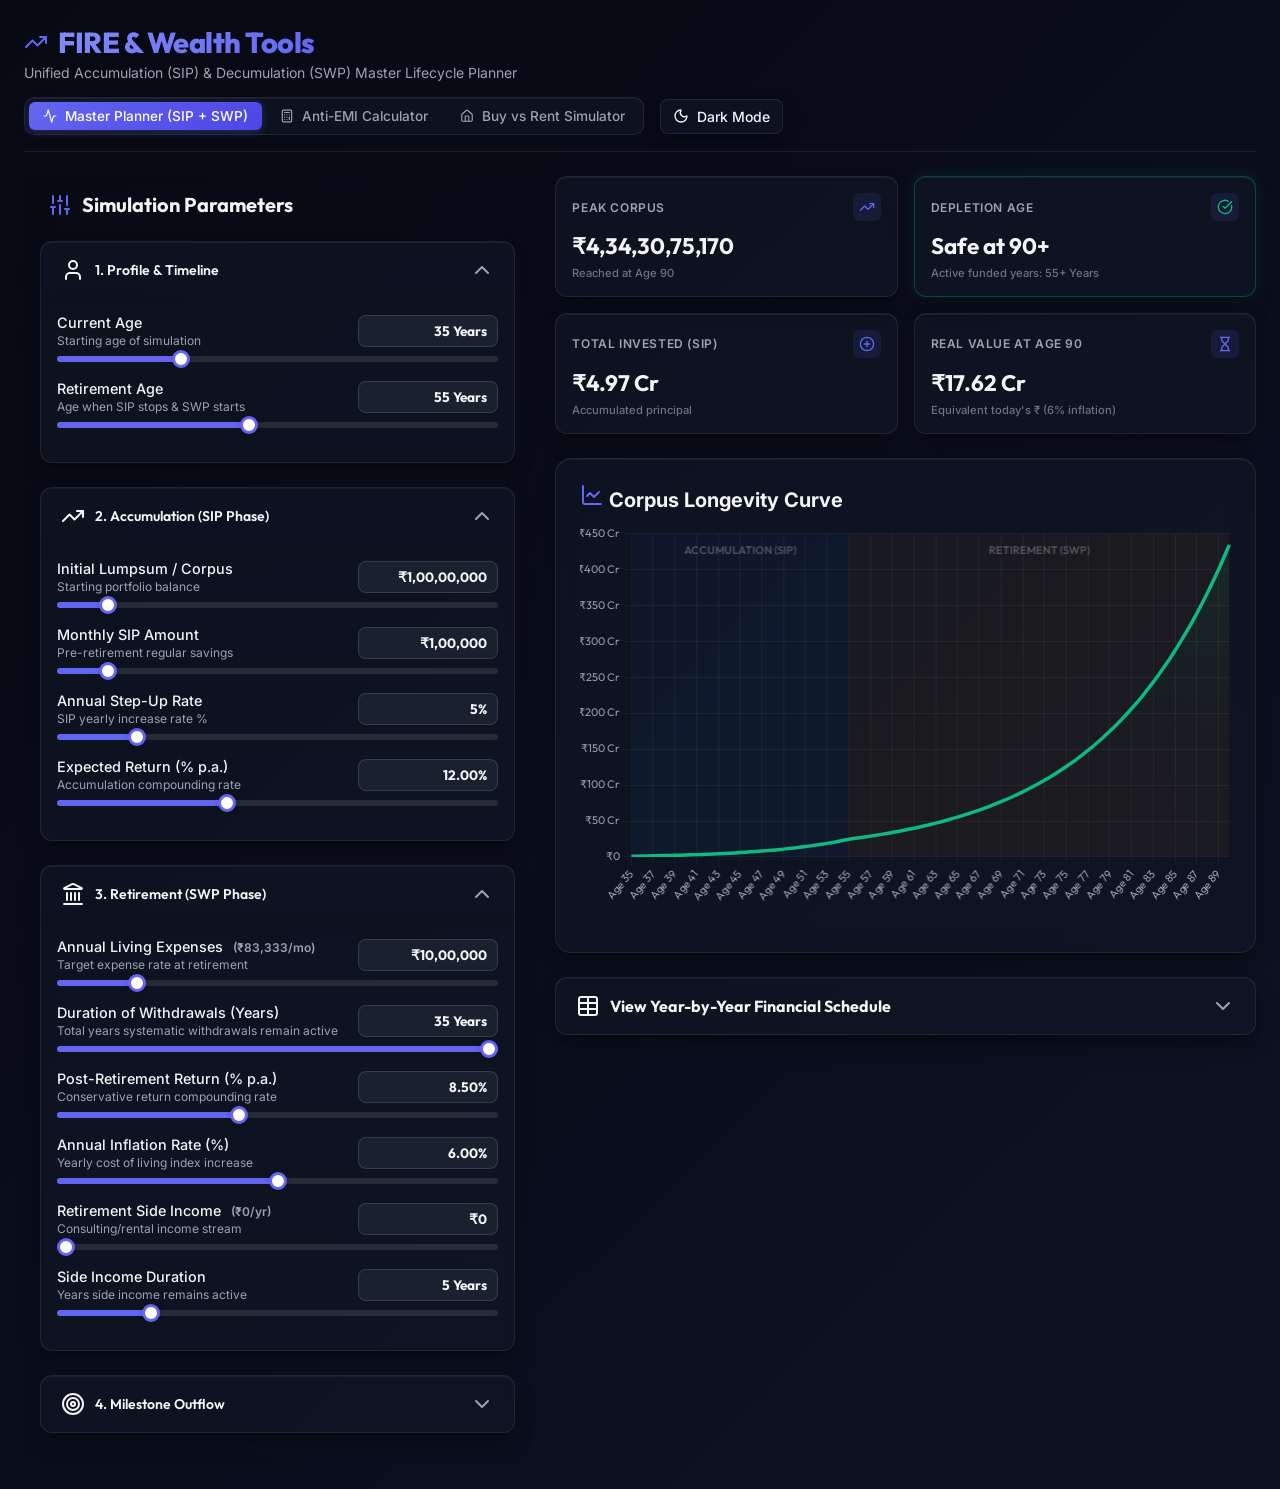
<file: sip-calculator.html>
<!DOCTYPE html>
<html lang="en">
<head>
  <meta charset="UTF-8">
  <title>Redirecting...</title>
  <script>
    // Redirect to the unified master planner on index.html, carrying over all URL parameters
    window.location.replace("index.html" + window.location.search);
  </script>
</head>
<body>
  <p>Redirecting to the <a href="index.html">Unified Master Planner</a>...</p>
</body>
</html>
</file>
<file: css/styles.css>
:root {
  /* Dark Theme (Default) */
  --bg-color: #080b11;
  --bg-gradient: linear-gradient(135deg, #070913 0%, #0d1222 100%);
  --panel-bg: rgba(17, 24, 39, 0.6);
  --panel-border: rgba(255, 255, 255, 0.08);
  
  --text-primary: #f3f4f6;
  --text-secondary: #9ca3af;
  --text-muted: #6b7280;
  
  --accent-color: #6366f1;
  --accent-light: #818cf8;
  --accent-gradient: linear-gradient(135deg, #6366f1 0%, #4f46e5 100%);
  
  --input-bg: rgba(31, 41, 55, 0.7);
  --input-border: rgba(255, 255, 255, 0.12);
  --input-focus-border: #6366f1;
  
  --slider-track: rgba(255, 255, 255, 0.1);
  
  --safe-color: #10b981;
  --safe-bg: rgba(16, 185, 129, 0.1);
  --warning-color: #f59e0b;
  --warning-bg: rgba(245, 158, 11, 0.1);
  --danger-color: #ef4444;
  --danger-bg: rgba(239, 68, 68, 0.1);
  
  --card-shadow: 0 10px 25px -5px rgba(0, 0, 0, 0.3), 0 8px 10px -6px rgba(0, 0, 0, 0.3);
  --inner-shadow: inset 0 2px 4px 0 rgba(0, 0, 0, 0.06);
  --glass-reflection: inset 0 1px 0 0 rgba(255, 255, 255, 0.05);
  
  --card-glow-safe: 0 0 15px rgba(16, 185, 129, 0.15);
  --card-glow-warning: 0 0 15px rgba(245, 158, 11, 0.15);
  --card-glow-danger: 0 0 15px rgba(239, 68, 68, 0.15);
  --card-glow-accent: 0 0 15px rgba(99, 102, 241, 0.15);
}

[data-theme="light"] {
  /* Light Theme */
  --bg-color: #f1f5f9;
  --bg-gradient: linear-gradient(135deg, #f8fafc 0%, #e2e8f0 100%);
  --panel-bg: rgba(255, 255, 255, 0.8);
  --panel-border: rgba(15, 23, 42, 0.08);
  
  --text-primary: #0f172a;
  --text-secondary: #475569;
  --text-muted: #64748b;
  
  --accent-color: #4f46e5;
  --accent-light: #6366f1;
  --accent-gradient: linear-gradient(135deg, #4f46e5 0%, #3730a3 100%);
  
  --input-bg: rgba(241, 245, 249, 0.9);
  --input-border: rgba(15, 23, 42, 0.1);
  --input-focus-border: #4f46e5;
  
  --slider-track: rgba(15, 23, 42, 0.08);
  
  --safe-color: #059669;
  --safe-bg: rgba(5, 150, 105, 0.1);
  --warning-color: #d97706;
  --warning-bg: rgba(217, 119, 6, 0.1);
  --danger-color: #dc2626;
  --danger-bg: rgba(220, 38, 38, 0.1);
  
  --card-shadow: 0 10px 15px -3px rgba(0, 0, 0, 0.05), 0 4px 6px -4px rgba(0, 0, 0, 0.05);
  --inner-shadow: inset 0 2px 4px 0 rgba(0, 0, 0, 0.02);
  --glass-reflection: inset 0 1px 0 0 rgba(255, 255, 255, 0.4);
  
  --card-glow-safe: 0 0 15px rgba(5, 150, 105, 0.1);
  --card-glow-warning: 0 0 15px rgba(217, 119, 6, 0.1);
  --card-glow-danger: 0 0 15px rgba(220, 38, 38, 0.1);
  --card-glow-accent: 0 0 15px rgba(79, 70, 229, 0.1);
}

* {
  box-sizing: border-box;
  margin: 0;
  padding: 0;
  font-family: 'Inter', sans-serif;
  transition: background-color 0.3s ease, color 0.3s ease, border-color 0.3s ease, box-shadow 0.3s ease;
}

html, body {
  max-width: 100%;
  overflow-x: hidden;
}

body {
  background-color: var(--bg-color);
  background-image: var(--bg-gradient);
  color: var(--text-primary);
  min-height: 100vh;
  padding: 12px;
}

@media (min-width: 768px) {
  body {
    padding: 24px;
  }
}

.container {
  max-width: 1400px;
  margin: 0 auto;
}

header {
  display: flex;
  justify-content: space-between;
  align-items: center;
  margin-bottom: 24px;
  padding-bottom: 16px;
  border-bottom: 1px solid var(--panel-border);
  flex-wrap: wrap;
  gap: 16px;
}

.brand-wrapper {
  display: flex;
  align-items: center;
  gap: 10px;
}

.brand-wrapper svg {
  width: 24px;
  height: 24px;
  color: var(--accent-color);
}

.header-actions {
  display: flex;
  align-items: center;
  gap: 16px;
}

.nav-links {
  display: flex;
  gap: 4px;
  background: var(--panel-bg);
  border: 1px solid var(--panel-border);
  padding: 4px;
  border-radius: 10px;
  box-shadow: var(--glass-reflection);
  backdrop-filter: blur(8px);
  -webkit-backdrop-filter: blur(8px);
}

.nav-link {
  padding: 6px 14px;
  border-radius: 6px;
  color: var(--text-secondary);
  text-decoration: none;
  font-size: 0.85rem;
  font-weight: 500;
  transition: all 0.25s ease;
  display: flex;
  align-items: center;
  gap: 8px;
}

.nav-link svg {
  width: 14px;
  height: 14px;
}

.nav-link:hover {
  color: var(--text-primary);
  background: rgba(255, 255, 255, 0.05);
}

[data-theme="light"] .nav-link:hover {
  background: rgba(0, 0, 0, 0.04);
}

.nav-link.active {
  color: white !important;
  background: var(--accent-gradient);
  box-shadow: 0 2px 8px rgba(99, 102, 241, 0.3);
}

.logo-container h1 {
  font-family: 'Outfit', sans-serif;
  font-size: 1.8rem;
  font-weight: 800;
  letter-spacing: -0.5px;
  background: linear-gradient(135deg, var(--accent-light) 0%, var(--accent-color) 100%);
  -webkit-background-clip: text;
  -webkit-text-fill-color: transparent;
}

.logo-container p {
  color: var(--text-secondary);
  font-size: 0.875rem;
  margin-top: 4px;
}

.theme-toggle-btn {
  background: var(--panel-bg);
  border: 1px solid var(--panel-border);
  color: var(--text-primary);
  padding: 8px 12px;
  border-radius: 8px;
  cursor: pointer;
  display: flex;
  align-items: center;
  gap: 8px;
  font-weight: 500;
  font-size: 0.875rem;
  box-shadow: var(--card-shadow);
}

.theme-toggle-btn:hover {
  border-color: var(--accent-color);
  transform: translateY(-1px);
}

.theme-toggle-btn svg {
  width: 16px;
  height: 16px;
}

/* Dashboard Layout */
.dashboard-grid {
  display: grid;
  grid-template-columns: 1fr;
  gap: 24px;
  min-width: 0;
}

@media (min-width: 1200px) {
  .dashboard-grid {
    grid-template-columns: 4.2fr 5.8fr;
  }
}

.panel-card,
.dashboard-right {
  min-width: 0;
}

/* Panel Card */
.panel-card {
  background: var(--panel-bg);
  border: 1px solid var(--panel-border);
  border-radius: 16px;
  padding: 16px;
  box-shadow: var(--glass-reflection), var(--card-shadow);
  backdrop-filter: blur(12px);
  -webkit-backdrop-filter: blur(12px);
}

@media (min-width: 768px) {
  .panel-card {
    padding: 24px;
  }
}

.panel-title {
  font-family: 'Outfit', sans-serif;
  font-size: 1.25rem;
  font-weight: 700;
  margin-bottom: 20px;
  display: flex;
  align-items: center;
  gap: 10px;
  color: var(--text-primary);
}

.panel-title svg {
  color: var(--accent-color);
}

/* Form Elements */
.input-section-title {
  font-family: 'Outfit', sans-serif;
  font-size: 0.95rem;
  font-weight: 600;
  text-transform: uppercase;
  letter-spacing: 0.05em;
  color: var(--text-muted);
  margin: 20px 0 12px 0;
  padding-bottom: 6px;
  border-bottom: 1px dashed var(--panel-border);
}

.input-section-title:first-of-type {
  margin-top: 0;
}

.input-group {
  margin-bottom: 18px;
}

.input-label-container {
  display: flex;
  justify-content: space-between;
  align-items: center;
  margin-bottom: 8px;
}

.input-label {
  font-size: 0.9rem;
  font-weight: 500;
  color: var(--text-primary);
  display: flex;
  align-items: center;
  gap: 6px;
}

.input-label-subtitle {
  font-size: 0.75rem;
  color: var(--text-secondary);
  margin-top: 2px;
  font-weight: 400;
}

.input-badge-container {
  display: flex;
  align-items: center;
  gap: 8px;
}

.text-input {
  background: var(--input-bg);
  border: 1px solid var(--input-border);
  border-radius: 8px;
  color: var(--text-primary);
  padding: 6px 10px;
  font-size: 0.85rem;
  font-weight: 700;
  font-family: 'Outfit', sans-serif;
  text-align: right;
  width: 140px;
  outline: none;
}

.text-input:focus {
  border-color: var(--input-focus-border);
  box-shadow: 0 0 0 2px rgba(99, 102, 241, 0.2);
}

/* Slider styling */
.slider-container {
  display: flex;
  align-items: center;
  gap: 12px;
}

input[type="range"] {
  -webkit-appearance: none;
  width: 100%;
  height: 6px;
  border-radius: 4px;
  background: var(--slider-track);
  outline: none;
  cursor: pointer;
}

input[type="range"]::-webkit-slider-thumb {
  -webkit-appearance: none;
  width: 18px;
  height: 18px;
  border-radius: 50%;
  background: #ffffff;
  border: 3.5px solid var(--accent-color);
  cursor: pointer;
  box-shadow: 0 0 6px rgba(0, 0, 0, 0.2);
  transition: transform 0.1s ease, box-shadow 0.1s ease;
}

input[type="range"]::-webkit-slider-thumb:hover {
  transform: scale(1.25);
  box-shadow: 0 0 10px var(--accent-light);
}

/* Metric Cards */
.metrics-grid {
  display: grid;
  grid-template-columns: repeat(2, 1fr);
  gap: 16px;
  margin-bottom: 24px;
}

@media (min-width: 640px) {
  .metrics-grid {
    grid-template-columns: repeat(4, 1fr);
  }
}

.metric-card {
  background: var(--panel-bg);
  border: 1px solid var(--panel-border);
  border-radius: 12px;
  padding: 16px;
  box-shadow: var(--glass-reflection), var(--card-shadow);
  display: flex;
  flex-direction: column;
  justify-content: space-between;
  position: relative;
  overflow: hidden;
}

.metric-card.status-safe {
  border-color: rgba(16, 185, 129, 0.3);
  box-shadow: var(--glass-reflection), var(--card-shadow), var(--card-glow-safe);
}

.metric-card.status-warning {
  border-color: rgba(245, 158, 11, 0.3);
  box-shadow: var(--glass-reflection), var(--card-shadow), var(--card-glow-warning);
}

.metric-card.status-danger {
  border-color: rgba(239, 68, 68, 0.3);
  box-shadow: var(--glass-reflection), var(--card-shadow), var(--card-glow-danger);
}

.metric-header {
  display: flex;
  justify-content: space-between;
  align-items: center;
  margin-bottom: 12px;
}

.metric-title {
  font-size: 0.75rem;
  font-weight: 600;
  color: var(--text-secondary);
  text-transform: uppercase;
  letter-spacing: 0.05em;
}

.metric-icon-wrapper {
  width: 28px;
  height: 28px;
  border-radius: 6px;
  display: flex;
  align-items: center;
  justify-content: center;
  background: rgba(99, 102, 241, 0.1);
  color: var(--accent-color);
}

.metric-icon-wrapper svg {
  width: 16px;
  height: 16px;
}

.metric-value {
  font-family: 'Outfit', sans-serif;
  font-size: 1.4rem;
  font-weight: 700;
  color: var(--text-primary);
  line-height: 1.2;
}

.metric-subtitle {
  font-size: 0.7rem;
  color: var(--text-muted);
  margin-top: 6px;
  font-weight: 500;
}

/* Chart Container */
.chart-container {
  position: relative;
  height: 380px;
  width: 100%;
  margin-bottom: 24px;
}

/* Accordion Table */
.accordion-section {
  margin-top: 24px;
}

.accordion-header {
  background: var(--panel-bg);
  border: 1px solid var(--panel-border);
  border-radius: 12px;
  padding: 16px 20px;
  cursor: pointer;
  display: flex;
  justify-content: space-between;
  align-items: center;
  box-shadow: var(--glass-reflection), var(--card-shadow);
}

.accordion-header.open {
  border-bottom-left-radius: 0;
  border-bottom-right-radius: 0;
  border-bottom: none;
}

.accordion-title {
  font-family: 'Outfit', sans-serif;
  font-size: 1rem;
  font-weight: 700;
  display: flex;
  align-items: center;
  gap: 10px;
}

.accordion-icon {
  transition: transform 0.3s ease;
  color: var(--text-secondary);
}

.accordion-header.open .accordion-icon {
  transform: rotate(180deg);
}

.accordion-body {
  display: none;
  background: var(--panel-bg);
  border: 1px solid var(--panel-border);
  border-top: none;
  border-bottom-left-radius: 12px;
  border-bottom-right-radius: 12px;
  overflow: hidden;
  box-shadow: var(--card-shadow);
}

.table-responsive {
  width: 100%;
  overflow-x: auto;
  max-height: 380px;
  display: block;
}

table.financial-table {
  width: 100%;
  border-collapse: collapse;
  text-align: left;
  font-size: 0.85rem;
}

table.financial-table th, 
table.financial-table td {
  padding: 12px 16px;
  border-bottom: 1px solid var(--panel-border);
}

table.financial-table th {
  background: rgba(0, 0, 0, 0.15);
  font-family: 'Outfit', sans-serif;
  font-weight: 600;
  color: var(--text-secondary);
  position: sticky;
  top: 0;
  z-index: 10;
  backdrop-filter: blur(8px);
  -webkit-backdrop-filter: blur(8px);
}

[data-theme="light"] table.financial-table th {
  background: rgba(0, 0, 0, 0.03);
}

table.financial-table tbody tr {
  background: transparent;
}

table.financial-table tbody tr:hover {
  background: rgba(255, 255, 255, 0.02);
}

[data-theme="light"] table.financial-table tbody tr:hover {
  background: rgba(0, 0, 0, 0.01);
}

table.financial-table tbody tr.row-milestone {
  background: rgba(99, 102, 241, 0.08);
  font-weight: 500;
}

table.financial-table tbody tr.row-depleted {
  opacity: 0.45;
  background: rgba(239, 68, 68, 0.03);
}

table.financial-table tbody tr.row-depleted-first {
  background: rgba(239, 68, 68, 0.1);
  font-weight: 600;
  border-left: 4px solid var(--danger-color);
}

table.financial-table .num-col {
  text-align: right;
  font-family: 'Outfit', sans-serif;
}

table.financial-table .text-center {
  text-align: center;
}

/* Utility Classes */
.text-safe { color: var(--safe-color) !important; }
.text-warning { color: var(--warning-color) !important; }
.text-danger { color: var(--danger-color) !important; }
.text-accent { color: var(--accent-color) !important; }

.help-tooltip {
  cursor: help;
  display: inline-flex;
  align-items: center;
  color: var(--text-muted);
}

.help-tooltip svg {
  width: 14px;
  height: 14px;
}

/* Pulse effect for milestone badge */
.milestone-badge {
  display: inline-block;
  padding: 2px 6px;
  border-radius: 4px;
  font-size: 0.7rem;
  font-weight: 700;
  background: var(--accent-gradient);
  color: white;
  text-transform: uppercase;
  box-shadow: 0 2px 5px rgba(99, 102, 241, 0.3);
}

/* Responsive Layout Adjustments */

/* Header Mobile View */
@media (max-width: 640px) {
  header {
    flex-direction: column;
    align-items: flex-start;
    gap: 16px;
  }
  
  .header-actions {
    width: 100%;
    flex-direction: column;
    align-items: stretch;
    gap: 12px;
  }
  
  .nav-links {
    width: 100%;
    flex-direction: column;
  }
  
  .nav-link {
    justify-content: center;
    padding: 10px;
  }
  
  .theme-toggle-btn {
    width: 100%;
    justify-content: center;
  }
}

/* Mobile Screens (<= 576px, e.g. 400px viewports) */
@media (max-width: 576px) {
  body {
    padding: 12px;
  }

  .panel-card {
    padding: 16px 12px;
  }

  .logo-container h1 {
    font-size: 1.5rem;
  }

  .logo-container p {
    font-size: 0.775rem;
  }

  .input-label-container {
    flex-direction: column;
    align-items: flex-start;
    gap: 8px;
  }

  .input-badge-container {
    width: 100%;
  }

  .text-input {
    width: 100%;
    text-align: left;
  }

  /* 1 column on portrait mobile, 2 columns on landscape mobile */
  .metrics-grid {
    grid-template-columns: 1fr;
    gap: 12px;
  }

  @media (min-width: 480px) {
    .metrics-grid {
      grid-template-columns: repeat(2, 1fr);
    }
  }

  .metric-card {
    padding: 12px;
  }

  .metric-value {
    font-size: 1.25rem;
  }

  .chart-container {
    height: 280px;
  }

  table.financial-table th, 
  table.financial-table td {
    padding: 8px;
    font-size: 0.75rem;
  }
}

/* iPad & Tablet Screens (577px to 1199px) */
@media (min-width: 577px) and (max-width: 1199px) {
  .dashboard-grid {
    grid-template-columns: 1fr;
  }

  /* 2x2 grid on small tablets, 4 columns on iPad portrait and above */
  .metrics-grid {
    grid-template-columns: repeat(2, 1fr);
    gap: 16px;
  }

  @media (min-width: 768px) {
    .metrics-grid {
      grid-template-columns: repeat(4, 1fr);
    }
  }

  .chart-container {
    height: 380px;
  }
}

/* Medium Desktop Screens (1200px to 1399px) */
@media (min-width: 1200px) and (max-width: 1399px) {
  .dashboard-grid {
    grid-template-columns: 4.2fr 5.8fr;
  }

  .metrics-grid {
    grid-template-columns: repeat(2, 1fr); /* 2x2 grid to prevent card text clipping */
    gap: 16px;
  }

  .chart-container {
    height: 380px;
  }
}

/* Large Desktop Screens (>= 1400px) */
@media (min-width: 1400px) {
  .dashboard-grid {
    grid-template-columns: 4fr 6fr;
  }

  .metrics-grid {
    grid-template-columns: repeat(4, 1fr); /* full horizontal row */
    gap: 16px;
  }
}
</file>
